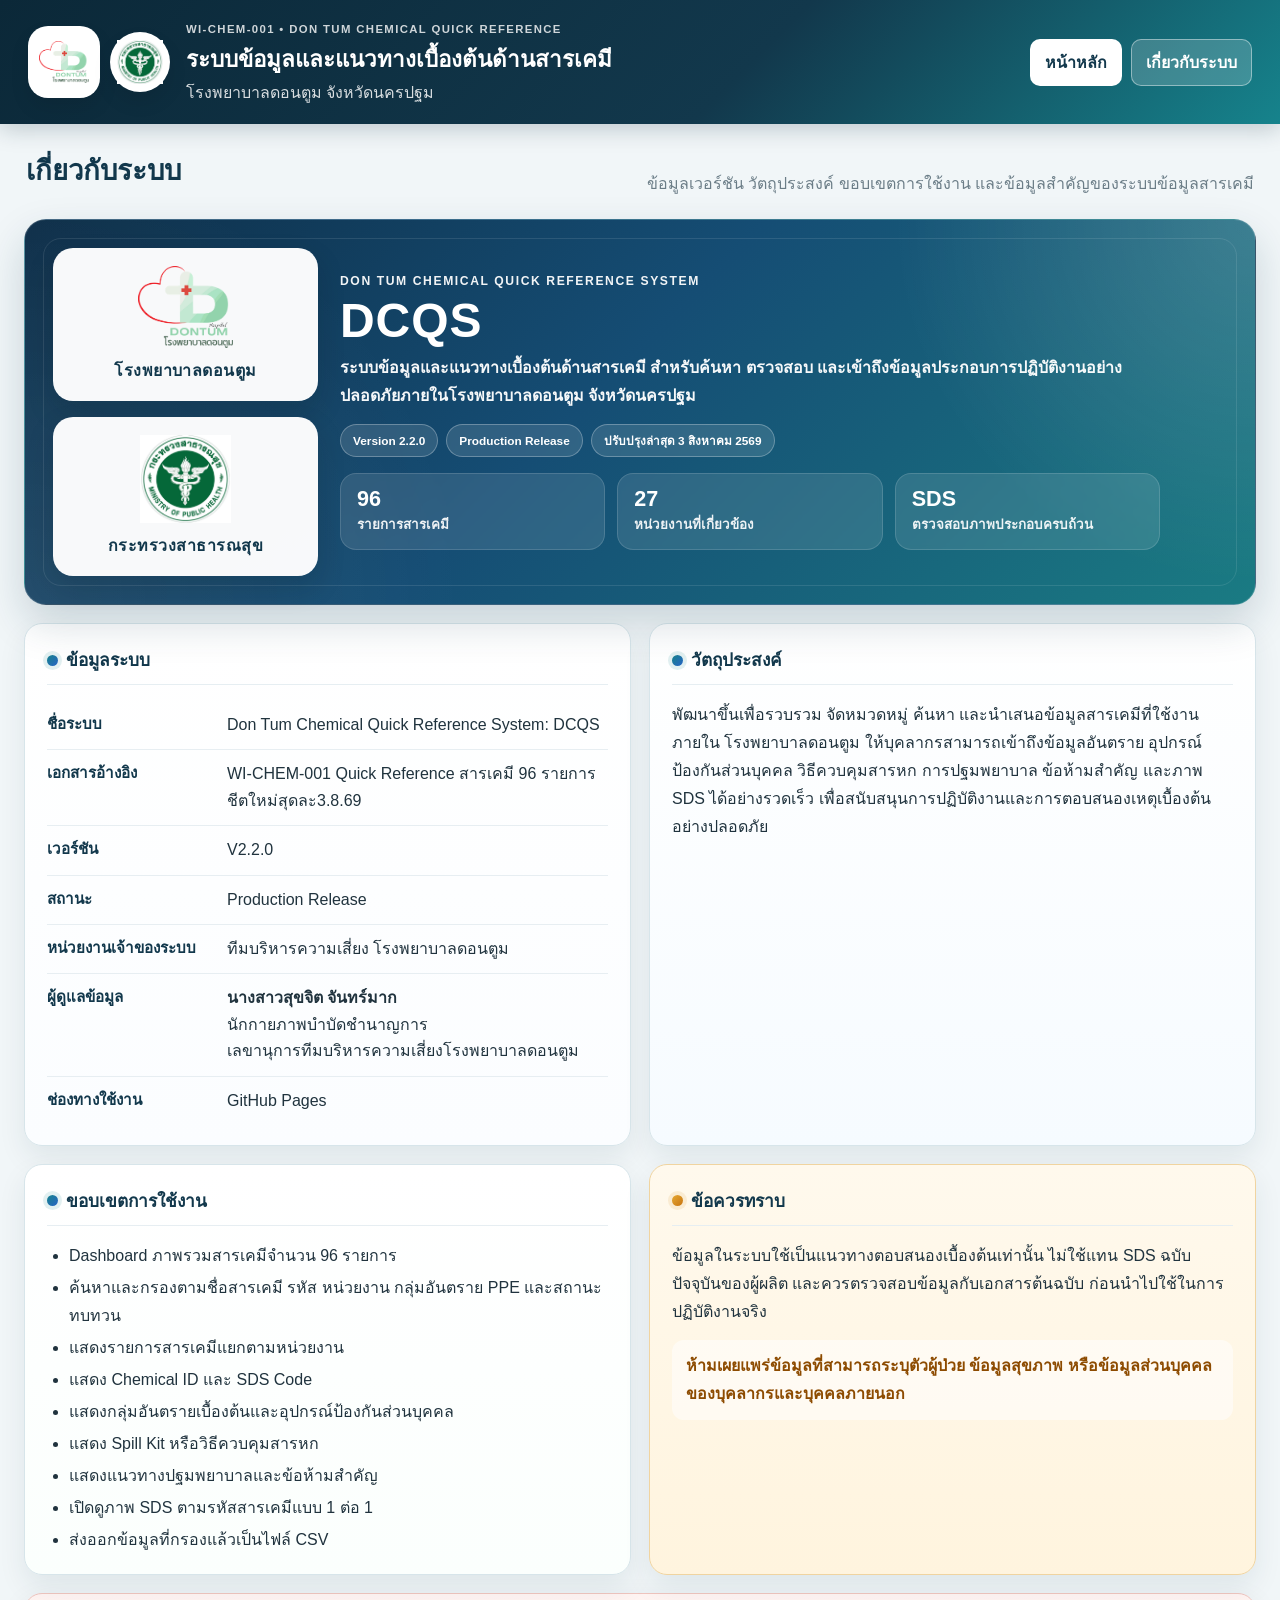
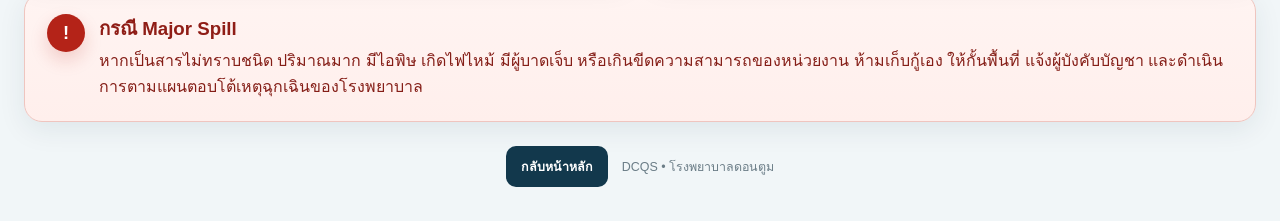
<file: about.html>
<!doctype html>
<html lang="th">
<head>
  <meta charset="utf-8">
  <meta name="viewport" content="width=device-width, initial-scale=1">
  <meta name="theme-color" content="#12384c">
  <meta name="description" content="ข้อมูลเกี่ยวกับระบบข้อมูลและแนวทางเบื้องต้นด้านสารเคมี โรงพยาบาลดอนตูม">
  <title>เกี่ยวกับระบบ | ระบบข้อมูลสารเคมี โรงพยาบาลดอนตูม</title>
  <link rel="stylesheet" href="assets/style.css?v=25">
</head>
<body class="about-page">
  <div class="desktop-only-notice" role="alert">
    <div class="desktop-only-card">
      <div class="desktop-only-icon">🖥️</div>
      <h1>ระบบนี้รองรับการใช้งานผ่านคอมพิวเตอร์เท่านั้น</h1>
      <p>กรุณาเปิดเว็บไซต์ด้วยคอมพิวเตอร์หรือโน้ตบุ๊กที่มีความกว้างหน้าจออย่างน้อย 1024 พิกเซล</p>
    </div>
  </div>
  <header class="topbar">
    <div class="brand">
      <div class="brand-logo-stack" aria-hidden="true">
        <div class="brand-logo-card primary"><img src="assets/logos/dontum-logo.png" alt=""></div>
        <div class="brand-logo-card secondary"><img src="assets/logos/moph-logo.png" alt=""></div>
      </div>
      <div>
        <span class="eyebrow">WI-CHEM-001 • DON TUM CHEMICAL QUICK REFERENCE</span>
        <h1>ระบบข้อมูลและแนวทางเบื้องต้นด้านสารเคมี</h1>
        <p>โรงพยาบาลดอนตูม จังหวัดนครปฐม</p>
      </div>
    </div>
    <div class="header-actions">
      <a class="btn light nav-button" href="index.html">หน้าหลัก</a>
      <a class="btn light nav-button active" href="about.html" aria-current="page">เกี่ยวกับระบบ</a>
    </div>
  </header>

  <main class="about-container">
    <section class="about-page-title">
      <h2>เกี่ยวกับระบบ</h2>
      <p>ข้อมูลเวอร์ชัน วัตถุประสงค์ ขอบเขตการใช้งาน และข้อมูลสำคัญของระบบข้อมูลสารเคมี</p>
    </section>

    <section class="about-hero">
      <div class="about-hero-logos" aria-label="โลโก้หน่วยงาน">
        <div class="hero-logo-card hospital">
          <img src="assets/logos/dontum-logo.png" alt="โลโก้โรงพยาบาลดอนตูม">
          <span>โรงพยาบาลดอนตูม</span>
        </div>
        <div class="hero-logo-card ministry">
          <img src="assets/logos/moph-logo.png" alt="โลโก้กระทรวงสาธารณสุข">
          <span>กระทรวงสาธารณสุข</span>
        </div>
      </div>
      <div class="about-hero-content">
        <span class="about-eyebrow">DON TUM CHEMICAL QUICK REFERENCE SYSTEM</span>
        <h1>DCQS</h1>
        <p>ระบบข้อมูลและแนวทางเบื้องต้นด้านสารเคมี สำหรับค้นหา ตรวจสอบ และเข้าถึงข้อมูลประกอบการปฏิบัติงานอย่างปลอดภัยภายในโรงพยาบาลดอนตูม จังหวัดนครปฐม</p>
        <div class="version-badges">
          <span>Version 2.2.0</span>
          <span>Production Release</span>
          <span>ปรับปรุงล่าสุด 3 สิงหาคม 2569</span>
        </div>
        <div class="hero-highlights">
          <div class="hero-highlight-item"><strong>96</strong><span>รายการสารเคมี</span></div>
          <div class="hero-highlight-item"><strong>27</strong><span>หน่วยงานที่เกี่ยวข้อง</span></div>
          <div class="hero-highlight-item"><strong>SDS</strong><span>ตรวจสอบภาพประกอบครบถ้วน</span></div>
        </div>
      </div>
    </section>

    <section class="about-grid">
      <article class="about-card">
        <h3>ข้อมูลระบบ</h3>
        <dl class="system-info-list">
          <div>
            <dt>ชื่อระบบ</dt>
            <dd>Don Tum Chemical Quick Reference System: DCQS</dd>
          </div>
          <div>
            <dt>เอกสารอ้างอิง</dt>
            <dd>WI-CHEM-001 Quick Reference สารเคมี 96 รายการ ชีตใหม่สุดละ3.8.69</dd>
          </div>
          <div>
            <dt>เวอร์ชัน</dt>
            <dd>V2.2.0</dd>
          </div>
          <div>
            <dt>สถานะ</dt>
            <dd>Production Release</dd>
          </div>
          <div>
            <dt>หน่วยงานเจ้าของระบบ</dt>
            <dd>ทีมบริหารความเสี่ยง โรงพยาบาลดอนตูม</dd>
          </div>
          <div>
            <dt>ผู้ดูแลข้อมูล</dt>
            <dd>
              <strong>นางสาวสุขจิต จันทร์มาก</strong><br>
              นักกายภาพบำบัดชำนาญการ<br>
              เลขานุการทีมบริหารความเสี่ยงโรงพยาบาลดอนตูม
            </dd>
          </div>
          <div>
            <dt>ช่องทางใช้งาน</dt>
            <dd>GitHub Pages</dd>
          </div>
        </dl>
      </article>

      <article class="about-card">
        <h3>วัตถุประสงค์</h3>
        <p class="about-paragraph">
          พัฒนาขึ้นเพื่อรวบรวม จัดหมวดหมู่ ค้นหา และนำเสนอข้อมูลสารเคมีที่ใช้งานภายใน
          โรงพยาบาลดอนตูม ให้บุคลากรสามารถเข้าถึงข้อมูลอันตราย อุปกรณ์ป้องกันส่วนบุคคล
          วิธีควบคุมสารหก การปฐมพยาบาล ข้อห้ามสำคัญ และภาพ SDS ได้อย่างรวดเร็ว
          เพื่อสนับสนุนการปฏิบัติงานและการตอบสนองเหตุเบื้องต้นอย่างปลอดภัย
        </p>
      </article>

      <article class="about-card">
        <h3>ขอบเขตการใช้งาน</h3>
        <ul class="about-list">
          <li>Dashboard ภาพรวมสารเคมีจำนวน 96 รายการ</li>
          <li>ค้นหาและกรองตามชื่อสารเคมี รหัส หน่วยงาน กลุ่มอันตราย PPE และสถานะทบทวน</li>
          <li>แสดงรายการสารเคมีแยกตามหน่วยงาน</li>
          <li>แสดง Chemical ID และ SDS Code</li>
          <li>แสดงกลุ่มอันตรายเบื้องต้นและอุปกรณ์ป้องกันส่วนบุคคล</li>
          <li>แสดง Spill Kit หรือวิธีควบคุมสารหก</li>
          <li>แสดงแนวทางปฐมพยาบาลและข้อห้ามสำคัญ</li>
          <li>เปิดดูภาพ SDS ตามรหัสสารเคมีแบบ 1 ต่อ 1</li>
          <li>ส่งออกข้อมูลที่กรองแล้วเป็นไฟล์ CSV</li>
        </ul>
      </article>

      <article class="about-card about-warning-card">
        <h3>ข้อควรทราบ</h3>
        <p>
          ข้อมูลในระบบใช้เป็นแนวทางตอบสนองเบื้องต้นเท่านั้น
          ไม่ใช้แทน SDS ฉบับปัจจุบันของผู้ผลิต และควรตรวจสอบข้อมูลกับเอกสารต้นฉบับ
          ก่อนนำไปใช้ในการปฏิบัติงานจริง
        </p>
        <p class="about-strong-warning">
          ห้ามเผยแพร่ข้อมูลที่สามารถระบุตัวผู้ป่วย ข้อมูลสุขภาพ
          หรือข้อมูลส่วนบุคคลของบุคลากรและบุคคลภายนอก
        </p>
      </article>
    </section>

    <section class="about-emergency">
      <div class="about-emergency-icon">!</div>
      <div>
        <h3>กรณี Major Spill</h3>
        <p>
          หากเป็นสารไม่ทราบชนิด ปริมาณมาก มีไอพิษ เกิดไฟไหม้ มีผู้บาดเจ็บ
          หรือเกินขีดความสามารถของหน่วยงาน ห้ามเก็บกู้เอง
          ให้กั้นพื้นที่ แจ้งผู้บังคับบัญชา และดำเนินการตามแผนตอบโต้เหตุฉุกเฉินของโรงพยาบาล
        </p>
      </div>
    </section>

    <footer class="about-footer">
      <a class="btn primary" href="index.html">กลับหน้าหลัก</a>
      <span>DCQS • โรงพยาบาลดอนตูม</span>
    </footer>
  </main>
</body>
</html>
</file>
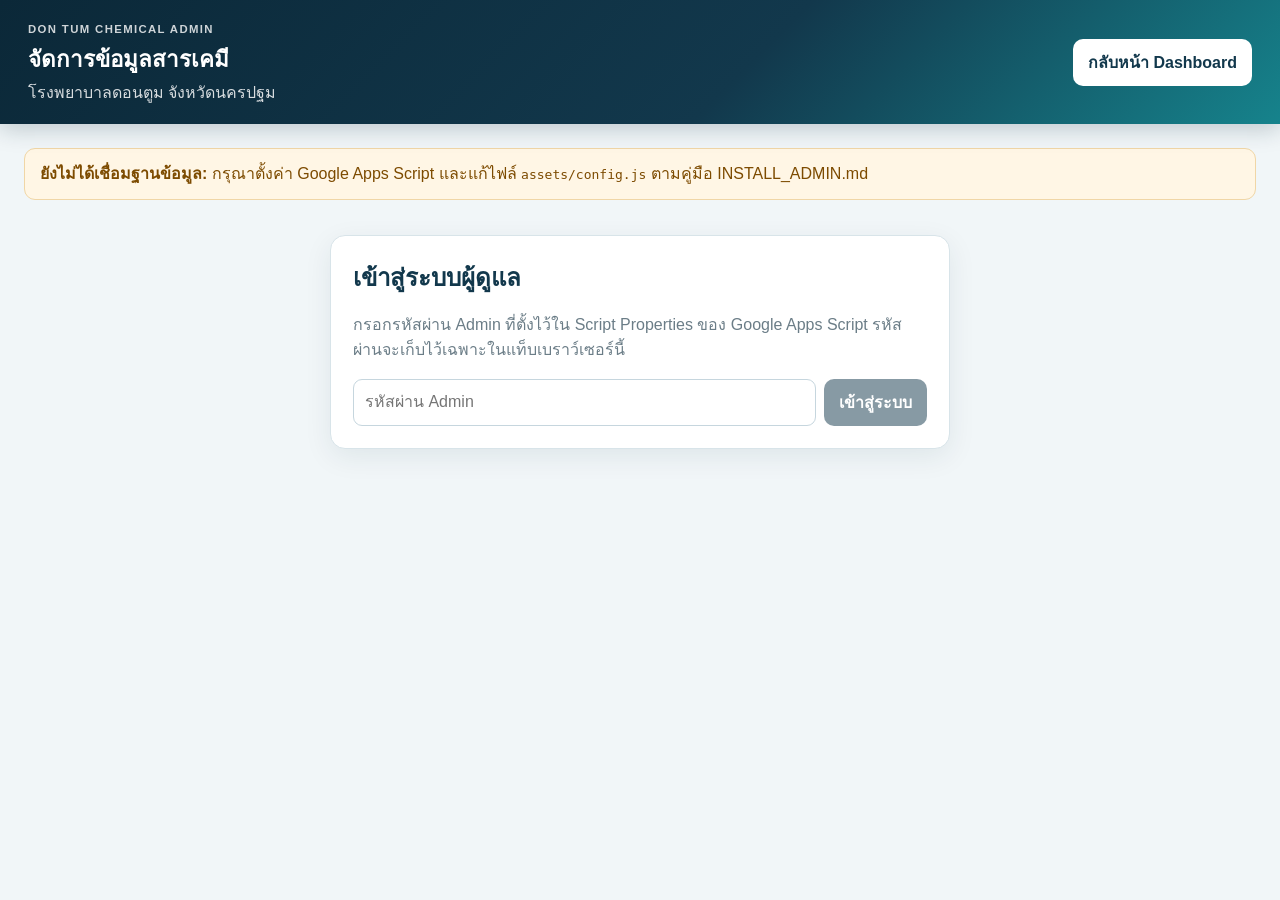
<file: admin.html>
<!doctype html>
<html lang="th">
<head>
  <meta charset="utf-8">
  <meta name="viewport" content="width=device-width, initial-scale=1">
  <meta name="theme-color" content="#12384c">
  <title>Admin สารเคมี | โรงพยาบาลดอนตูม</title>
  <link rel="stylesheet" href="assets/style.css?v=4">
  <script src="assets/config.js?v=4"></script>
  <script src="data/chemicals.js?v=4"></script>
  <script src="assets/admin.js?v=4" defer></script>
</head>
<body>
  <header class="topbar">
    <div class="brand"><div class="brand-mark">AD</div><div><span class="eyebrow">DON TUM CHEMICAL ADMIN</span><h1>จัดการข้อมูลสารเคมี</h1><p>โรงพยาบาลดอนตูม จังหวัดนครปฐม</p></div></div>
    <div class="header-actions"><a class="btn light" href="index.html">กลับหน้า Dashboard</a><button id="logoutBtn" class="btn light" type="button" hidden>ออกจากระบบ</button></div>
  </header>

  <main class="admin-shell">
    <section id="setupWarning" class="status-banner warning" hidden></section>

    <section id="loginCard" class="login-card">
      <h2>เข้าสู่ระบบผู้ดูแล</h2>
      <p>กรอกรหัสผ่าน Admin ที่ตั้งไว้ใน Script Properties ของ Google Apps Script รหัสผ่านจะเก็บไว้เฉพาะในแท็บเบราว์เซอร์นี้</p>
      <div class="login-row"><input id="passwordInput" type="password" placeholder="รหัสผ่าน Admin" autocomplete="current-password"><button id="loginBtn" class="btn primary" type="button">เข้าสู่ระบบ</button></div>
    </section>

    <section id="adminArea" hidden>
      <div class="admin-toolbar">
        <div><h2>ทะเบียนสารเคมี</h2><p id="adminSummary">กำลังโหลดข้อมูล…</p></div>
        <div class="admin-controls"><button id="seedBtn" class="btn outline" type="button">นำเข้าข้อมูลตั้งต้น 96 รายการ</button><button id="replaceBtn" class="btn danger" type="button">แทนที่ข้อมูลทั้งหมดด้วยไฟล์ใหม่ 96 รายการ</button><button id="addBtn" class="btn primary" type="button">+ เพิ่มข้อมูลสารเคมี</button></div>
      </div>
      <div id="adminStatus" class="status-banner" hidden></div>
      <div class="admin-filterbar"><input id="adminSearch" type="search" placeholder="ค้นหาชื่อสารเคมี รหัส หรือหน่วยงาน"><select id="adminDepartment"><option value="">ทุกหน่วยงาน</option></select></div>
      <section class="panel table-panel">
        <div class="table-wrap"><table><thead><tr><th>ลำดับ</th><th>หน่วยงาน</th><th>ลำดับ/รหัส</th><th>ชื่อสารเคมี / ชื่อการค้า</th><th>ปริมาณ</th><th>สถานที่เก็บ</th><th>การใช้ประโยชน์</th><th>จัดการ</th></tr></thead><tbody id="adminTableBody"></tbody></table></div>
      </section>
    </section>
  </main>

  <div id="recordModal" class="modal" aria-hidden="true">
    <div class="modal-card">
      <div class="modal-head"><h3 id="modalTitle">เพิ่มข้อมูลสารเคมี</h3><button id="closeModal" class="close-button" type="button">×</button></div>
      <form id="recordForm" class="form-body">
        <input id="recordId" type="hidden">
        <div class="form-grid">
          <label class="field"><span>หน่วยงาน *</span><input id="department" list="departmentList" required></label>
          <label class="field"><span>ลำดับ/รหัสรายการ</span><input id="code"></label>
          <label class="field"><span>ชื่อสารเคมี *</span><input id="chemicalName" required></label>
          <label class="field"><span>ชื่อการค้า</span><input id="tradeName"></label>
          <label class="field"><span>ปริมาณที่มีเก็บไว้</span><input id="quantity"></label>
          <label class="field"><span>สถานที่เก็บ</span><input id="storage"></label>
          <label class="field span-2"><span>การใช้ประโยชน์</span><textarea id="use"></textarea></label>
          <div class="check-section span-2"><strong>ความเป็นอันตราย</strong><div id="hazardChecks" class="check-grid"></div></div>
          <div class="check-section span-2"><strong>อุปกรณ์ป้องกันอันตรายส่วนบุคคล</strong><div id="ppeChecks" class="check-grid"></div></div>
        </div>
        <div class="form-actions"><button id="cancelModal" class="btn outline" type="button">ยกเลิก</button><button id="saveBtn" class="btn primary" type="submit">บันทึกข้อมูล</button></div>
      </form>
    </div>
  </div>

  <datalist id="departmentList"></datalist>
  <div id="toast" class="toast"></div>
</body>
</html>
</file>
<file: assets/style.css>
:root{
  --navy:#12384c;--navy2:#0b2838;--teal:#16838c;--blue:#2764c5;
  --bg:#f1f6f8;--white:#fff;--text:#20333e;--muted:#6b7d87;
  --border:#d8e4e9;--danger:#b42318;--warning:#a96200;--safe:#257746;
  --shadow:0 8px 28px rgba(17,52,70,.08);
}
*{box-sizing:border-box}html{scroll-behavior:smooth}
body{margin:0;background:var(--bg);color:var(--text);font-family:Tahoma,"Noto Sans Thai",Arial,sans-serif}
button,input,select,textarea{font:inherit}button{cursor:pointer}
.topbar{display:flex;align-items:center;justify-content:space-between;gap:18px;padding:19px 28px;background:linear-gradient(135deg,var(--navy2),var(--navy) 58%,var(--teal));color:#fff;box-shadow:0 5px 22px rgba(11,40,56,.22)}
.brand{display:flex;align-items:center;gap:15px}.brand-mark{display:grid;place-items:center;width:60px;height:60px;border:1px solid rgba(255,255,255,.28);border-radius:18px;background:rgba(255,255,255,.13);font-weight:900;letter-spacing:.08em}
.eyebrow{font-size:.71rem;font-weight:800;letter-spacing:.11em;opacity:.8}.brand h1{margin:4px 0 3px;font-size:1.4rem}.brand p{margin:0;opacity:.84}
.header-actions{display:flex;gap:9px;flex-wrap:wrap}
.btn{display:inline-flex;align-items:center;justify-content:center;gap:7px;border:1px solid transparent;border-radius:10px;padding:10px 14px;font-weight:800;text-decoration:none}
.btn.light{background:#fff;color:var(--navy)}.btn.outline{background:#fff;color:var(--navy);border-color:#b9ccd5}.btn.primary{background:var(--navy);color:#fff}.btn.danger{background:var(--danger);color:#fff}.btn.small{padding:7px 10px;font-size:.76rem}.btn:disabled{opacity:.5;cursor:not-allowed}
.layout{display:grid;grid-template-columns:270px minmax(0,1fr);min-height:calc(100vh - 100px)}
.sidebar{background:#fff;border-right:1px solid var(--border);padding:21px 18px;position:sticky;top:0;height:100vh;overflow:auto}.sidebar-head{display:flex;align-items:center;justify-content:space-between;margin-bottom:18px}
.text-button{border:0;background:transparent;color:var(--blue);font-size:.79rem;font-weight:800}
.field{display:block;margin-bottom:14px}.field>span,.field>label{display:block;margin-bottom:6px;color:var(--muted);font-size:.81rem;font-weight:700}.field input,.field select,.field textarea{width:100%;padding:10px 11px;border:1px solid #c6d6de;border-radius:9px;background:#fff;color:var(--text);outline:none}.field textarea{min-height:82px;resize:vertical}.field input:focus,.field select:focus,.field textarea:focus{border-color:var(--teal);box-shadow:0 0 0 3px rgba(22,131,140,.12)}
.note{display:flex;flex-direction:column;gap:5px;margin-top:16px;padding:12px;border-radius:11px;background:#edf6f7;font-size:.78rem;line-height:1.55}.note b{color:var(--navy)}.note span{color:var(--muted)}.note.warning{background:#fff4df}.note.danger{background:#feebe9}
.content{min-width:0;width:100%;max-width:1750px;margin:0 auto;padding:24px}.page-title{display:flex;align-items:center;justify-content:space-between;gap:16px;margin-bottom:17px}.page-title h2{margin:0 0 5px;color:var(--navy);font-size:1.5rem}.page-title p{margin:0;color:var(--muted)}
.status-banner{margin-bottom:16px;padding:13px 15px;border-radius:11px;border:1px solid #c9dce3;background:#edf7f8;color:var(--navy);line-height:1.5}.status-banner.warning{border-color:#f0d6a6;background:#fff6e5;color:#7d4b00}.status-banner.danger{border-color:#f1c2bd;background:#fff0ee;color:#8f1e16}
.kpi-grid{display:grid;grid-template-columns:repeat(5,minmax(150px,1fr));gap:14px;margin-bottom:16px}.kpi-card{display:flex;align-items:center;gap:13px;padding:17px;background:#fff;border:1px solid var(--border);border-radius:14px;box-shadow:var(--shadow)}.icon{display:grid;place-items:center;width:42px;height:42px;border-radius:12px;background:#eaf4f6;color:var(--teal);font-weight:900}.kpi-card b{display:block;color:var(--navy);font-size:1.72rem;line-height:1.1}.kpi-card small{display:block;margin-top:5px;color:var(--muted)}.kpi-card.hazard .icon{background:#feebe9;color:var(--danger)}.kpi-card.ppe .icon{background:#e9f5ed;color:var(--safe)}
.chart-grid{display:grid;grid-template-columns:repeat(2,minmax(0,1fr));gap:16px;margin-bottom:16px}.panel{min-width:0;background:#fff;border:1px solid var(--border);border-radius:14px;box-shadow:var(--shadow)}.panel-head{display:flex;align-items:flex-start;justify-content:space-between;gap:12px;padding:17px 18px 0}.panel-head h3{margin:0 0 4px;color:var(--navy);font-size:1rem}.panel-head p{margin:0;color:var(--muted);font-size:.81rem}.chart-box{height:325px;padding:12px 16px 18px}
.table-panel{margin-bottom:16px}.table-head{padding-bottom:14px}.legend{display:flex;gap:11px;flex-wrap:wrap;color:var(--muted);font-size:.74rem}.legend span{display:flex;align-items:center;gap:5px}.dot{width:8px;height:8px;border-radius:50%}.dot.danger{background:var(--danger)}.dot.safe{background:var(--safe)}
.table-wrap{overflow:auto;border-top:1px solid var(--border);border-bottom:1px solid var(--border)}table{width:100%;border-collapse:collapse;background:#fff;font-size:.8rem}th,td{padding:10px;border-bottom:1px solid #e7eef2;text-align:left;vertical-align:top}th{position:sticky;top:0;z-index:2;background:#eaf2f5;color:var(--navy);white-space:nowrap;font-size:.75rem}tbody tr:hover td{background:#f8fbfc}.name-cell{min-width:220px}.name-cell b{display:block;color:var(--navy)}.name-cell span{display:block;margin-top:4px;color:var(--muted)}.detail-cell{min-width:165px;line-height:1.5}.badge-list{display:flex;flex-wrap:wrap;gap:4px;min-width:170px}.badge{display:inline-flex;padding:4px 7px;border-radius:999px;font-size:.68rem;font-weight:800;white-space:nowrap}.badge.hazard{background:#feebe9;color:#971f17}.badge.ppe{background:#e9f5ed;color:#1f6a3c}.badge.none{background:#edf2f4;color:#687984}.action-buttons{display:flex;gap:5px;white-space:nowrap}
.pagination{display:flex;justify-content:center;align-items:center;gap:6px;padding:14px;flex-wrap:wrap}.page-btn{min-width:36px;height:36px;border:1px solid #c6d6de;border-radius:8px;background:#fff;color:var(--navy);font-weight:800}.page-btn.active{background:var(--navy);color:#fff;border-color:var(--navy)}.page-btn:disabled{opacity:.4}.empty{text-align:center;padding:34px;color:var(--muted)}
footer{display:flex;justify-content:center;gap:8px;flex-wrap:wrap;padding:7px 0 20px;color:var(--muted);font-size:.74rem}
.toast{position:fixed;right:20px;bottom:20px;z-index:1200;max-width:430px;padding:12px 15px;border-radius:10px;background:var(--navy);color:#fff;box-shadow:0 12px 35px rgba(0,0,0,.2);opacity:0;transform:translateY(12px);pointer-events:none;transition:.22s}.toast.show{opacity:1;transform:translateY(0)}
.admin-shell{max-width:1550px;margin:0 auto;padding:24px}.admin-toolbar{display:flex;align-items:center;justify-content:space-between;gap:14px;margin-bottom:16px}.admin-toolbar h2{margin:0 0 5px;color:var(--navy)}.admin-toolbar p{margin:0;color:var(--muted)}.admin-controls{display:flex;gap:8px;flex-wrap:wrap}.login-card{max-width:620px;margin:35px auto;padding:22px;background:#fff;border:1px solid var(--border);border-radius:15px;box-shadow:var(--shadow)}.login-card h2{margin:0 0 7px;color:var(--navy)}.login-card p{color:var(--muted);line-height:1.55}.login-row{display:flex;gap:8px}.login-row input{flex:1;padding:11px;border:1px solid #c6d6de;border-radius:9px}
.admin-filterbar{display:flex;gap:10px;flex-wrap:wrap;padding:14px 16px;margin-bottom:16px;background:#fff;border:1px solid var(--border);border-radius:13px;box-shadow:var(--shadow)}.admin-filterbar input,.admin-filterbar select{min-width:220px;padding:10px 11px;border:1px solid #c6d6de;border-radius:9px;background:#fff}
.modal{position:fixed;inset:0;z-index:1100;display:none;align-items:center;justify-content:center;padding:18px;background:rgba(8,28,39,.58)}.modal.open{display:flex}.modal-card{width:min(900px,100%);max-height:92vh;overflow:auto;background:#fff;border-radius:16px;box-shadow:0 24px 70px rgba(0,0,0,.25)}.modal-head{position:sticky;top:0;z-index:2;display:flex;align-items:center;justify-content:space-between;padding:17px 20px;background:#fff;border-bottom:1px solid var(--border)}.modal-head h3{margin:0;color:var(--navy)}.close-button{width:36px;height:36px;border:0;border-radius:9px;background:#edf2f4;font-size:1.2rem}.form-body{padding:19px}.form-grid{display:grid;grid-template-columns:repeat(2,minmax(0,1fr));gap:14px}.span-2{grid-column:1/-1}.check-section{padding:13px;border:1px solid var(--border);border-radius:11px}.check-section>strong{display:block;margin-bottom:9px;color:var(--navy)}.check-grid{display:grid;grid-template-columns:repeat(3,minmax(0,1fr));gap:8px}.check-item{display:flex;align-items:flex-start;gap:7px;font-size:.8rem}.check-item input{margin-top:2px}.form-actions{display:flex;justify-content:flex-end;gap:8px;padding-top:17px}
@media(max-width:1200px){.kpi-grid{grid-template-columns:repeat(3,1fr)}}
@media(max-width:920px){.topbar{align-items:flex-start;flex-direction:column}.layout{grid-template-columns:1fr}.sidebar{position:static;height:auto;border-right:0;border-bottom:1px solid var(--border)}.chart-grid{grid-template-columns:1fr}}
@media(max-width:650px){.topbar{padding:17px}.brand{align-items:flex-start}.brand-mark{width:48px;height:48px;border-radius:14px}.brand h1{font-size:1.08rem}.eyebrow{font-size:.61rem}.content,.admin-shell{padding:14px}.page-title,.admin-toolbar{align-items:flex-start;flex-direction:column}.page-title .btn,.admin-controls,.admin-controls .btn{width:100%}.kpi-grid{grid-template-columns:1fr 1fr}.kpi-card:last-child{grid-column:1/-1}.form-grid{grid-template-columns:1fr}.span-2{grid-column:auto}.check-grid{grid-template-columns:1fr 1fr}.login-row{flex-direction:column}}

.department-panel{margin-bottom:16px;padding-bottom:17px}
.department-buttons{display:flex;flex-wrap:wrap;gap:9px;padding:15px 18px 0}
.department-button{display:inline-flex;align-items:center;gap:7px;border:1px solid #c8d8df;border-radius:999px;background:#fff;color:var(--navy);padding:8px 12px;font-weight:800;font-size:.78rem}
.department-button:hover,.department-button.active{background:var(--navy);border-color:var(--navy);color:#fff}
.department-button .count{display:grid;place-items:center;min-width:23px;height:23px;padding:0 6px;border-radius:999px;background:#eaf3f6;color:var(--navy);font-size:.7rem}
.department-button.active .count,.department-button:hover .count{background:rgba(255,255,255,.2);color:#fff}
.gallery-panel{margin-bottom:16px;padding-bottom:18px}
.gallery-heading{align-items:center}
.chemical-card-grid{display:grid;grid-template-columns:repeat(4,minmax(0,1fr));gap:14px;padding:15px 18px 0}
.chemical-card{display:flex;flex-direction:column;min-width:0;overflow:hidden;border:1px solid var(--border);border-radius:13px;background:#fff;box-shadow:0 5px 18px rgba(17,52,70,.07)}
.chemical-card-image{position:relative;display:block;width:100%;height:235px;padding:0;border:0;background:#eaf1f4;overflow:hidden}
.chemical-card-image img{width:100%;height:100%;display:block;object-fit:cover;object-position:top}
.chemical-card-image:hover img{transform:scale(1.025)}
.chemical-card-image img{transition:transform .2s ease}
.image-placeholder{height:100%;display:flex;flex-direction:column;align-items:center;justify-content:center;gap:9px;padding:18px;color:var(--muted);text-align:center;background:linear-gradient(145deg,#eef5f7,#f9fbfc)}
.image-placeholder strong{font-size:2rem;color:#8ca5b1}
.image-status{position:absolute;left:9px;bottom:9px;padding:5px 8px;border-radius:999px;background:rgba(15,45,61,.88);color:#fff;font-size:.66rem;font-weight:800}
.chemical-card-body{display:flex;flex-direction:column;gap:8px;flex:1;padding:13px}
.chemical-card-body h4{margin:0;color:var(--navy);font-size:.94rem;line-height:1.45}
.chemical-card-title{border:0;background:transparent;padding:0;color:inherit;text-align:left;font-weight:900;cursor:pointer}
.chemical-card-title:hover{color:var(--blue)}
.card-department{display:inline-flex;align-self:flex-start;padding:4px 7px;border-radius:999px;background:#eaf4f6;color:var(--teal);font-size:.68rem;font-weight:800}
.card-trade{margin-top:-4px;color:var(--muted);font-size:.75rem}
.card-data{display:grid;grid-template-columns:78px minmax(0,1fr);gap:5px 8px;font-size:.72rem;line-height:1.45}
.card-data dt{color:var(--muted);font-weight:800}.card-data dd{margin:0;color:var(--text)}
.card-actions{display:flex;gap:7px;margin-top:auto;padding-top:4px}
.department-link,.chemical-link{border:0;background:transparent;padding:0;text-align:left;color:var(--blue);font-weight:800;cursor:pointer}
.department-link:hover,.chemical-link:hover{text-decoration:underline}
.sds-library-grid{display:grid;grid-template-columns:repeat(5,minmax(0,1fr));gap:12px;padding:15px 18px 0}
.sds-library-card{overflow:hidden;border:1px solid var(--border);border-radius:12px;background:#fff;cursor:pointer;text-align:left;padding:0}
.sds-library-card img{width:100%;height:225px;display:block;object-fit:cover;object-position:top;background:#edf2f4}
.sds-library-card div{padding:10px}.sds-library-card strong{display:block;color:var(--navy);font-size:.78rem;line-height:1.4}.sds-library-card span{display:block;margin-top:5px;color:var(--muted);font-size:.67rem}
.chemical-detail-card{width:min(1180px,100%);max-height:94vh}
.chemical-detail-body{display:grid;grid-template-columns:minmax(340px,1.15fr) minmax(300px,.85fr);gap:18px;padding:18px}
.detail-image-wrap{min-height:300px;display:flex;align-items:flex-start;justify-content:center;border:1px solid var(--border);border-radius:12px;background:#edf3f5;overflow:auto}
.detail-image-wrap img{display:block;width:100%;height:auto;max-height:78vh;object-fit:contain}
.detail-information{display:flex;flex-direction:column;gap:12px}
.detail-section{padding:13px;border:1px solid var(--border);border-radius:11px;background:#fff}
.detail-section h4{margin:0 0 9px;color:var(--navy)}
.detail-grid{display:grid;grid-template-columns:115px minmax(0,1fr);gap:7px 10px;font-size:.8rem;line-height:1.5}
.detail-grid dt{color:var(--muted);font-weight:800}.detail-grid dd{margin:0}
.detail-note{padding:10px 12px;border-radius:9px;background:#fff5e5;color:#805000;font-size:.75rem;line-height:1.55}
.gallery-empty{grid-column:1/-1;padding:32px;text-align:center;color:var(--muted);border:1px dashed #c8d8df;border-radius:12px}
@media(max-width:1300px){.chemical-card-grid{grid-template-columns:repeat(3,1fr)}.sds-library-grid{grid-template-columns:repeat(4,1fr)}}
@media(max-width:930px){.chemical-card-grid{grid-template-columns:repeat(2,1fr)}.sds-library-grid{grid-template-columns:repeat(3,1fr)}.chemical-detail-body{grid-template-columns:1fr}}
@media(max-width:620px){.chemical-card-grid,.sds-library-grid{grid-template-columns:1fr}.chemical-card-image,.sds-library-card img{height:290px}.detail-grid{grid-template-columns:95px minmax(0,1fr)}}

/* เวอร์ชันปุ่มดูภาพ: ไม่แสดง Thumbnail บนหน้ารายการ */
.chemical-card-no-thumbnail{overflow:visible}
.card-top-line{display:flex;align-items:center;justify-content:space-between;gap:8px}
.image-availability{display:inline-flex;padding:4px 7px;border-radius:999px;font-size:.67rem;font-weight:800;white-space:nowrap}
.image-availability.available{background:#e9f5ed;color:var(--safe)}
.image-availability.unavailable{background:#edf2f4;color:var(--muted)}
.chemical-card-no-thumbnail .chemical-card-body{padding:15px}
.chemical-card-no-thumbnail .card-actions{border-top:1px solid var(--border);padding-top:11px;margin-top:5px}
.sds-library-card-no-thumbnail{cursor:default}
.sds-library-card-no-thumbnail div{display:flex;flex-direction:column;align-items:flex-start;gap:7px;padding:13px}
.sds-library-card-no-thumbnail .btn{margin-top:3px}
.chemical-detail-body.detail-only{grid-template-columns:minmax(0,1fr)}
.chemical-detail-body.detail-only .detail-information{max-width:850px;width:100%;margin:0 auto}

/* แก้ไขชื่อสารเคมีและความตรงกันของตาราง */
.chemical-name-text{
  display:block;
  color:var(--navy);
  font-weight:900;
  line-height:1.45;
}
.chemical-card-title-static{
  margin:0;
  color:var(--navy);
  font-size:.94rem;
  line-height:1.45;
  font-weight:900;
}
.detail-image-wrap[hidden]{
  display:none !important;
}
.table-panel table{
  min-width:1450px;
}
.table-panel th:nth-child(1),
.table-panel td:nth-child(1){width:55px;min-width:55px}
.table-panel th:nth-child(2),
.table-panel td:nth-child(2){width:115px;min-width:115px}
.table-panel th:nth-child(3),
.table-panel td:nth-child(3){width:85px;min-width:85px}
.table-panel th:nth-child(4),
.table-panel td:nth-child(4){width:310px;min-width:310px}
.table-panel th:nth-child(5),
.table-panel td:nth-child(5){width:85px;min-width:85px;text-align:center}
.table-panel th:nth-child(6),
.table-panel td:nth-child(6){width:105px;min-width:105px}
.table-panel th:nth-child(7),
.table-panel td:nth-child(7){width:165px;min-width:165px}
.table-panel th:nth-child(8),
.table-panel td:nth-child(8){width:210px;min-width:210px}
.table-panel th:nth-child(9),
.table-panel td:nth-child(9){width:240px;min-width:240px}
.table-panel th:nth-child(10),
.table-panel td:nth-child(10){width:190px;min-width:190px}

/* WI-CHEM-001 Quick Reference */
.kpi-card.warning-card .icon{background:#fff2d8;color:#9a5b00}
.card-highlight{padding:9px 10px;border-radius:9px;font-size:.74rem;line-height:1.5}
.danger-highlight{background:#fff0ee;color:#902017}
.detail-paragraph{margin:0;white-space:pre-line;line-height:1.65;font-size:.83rem}
.detail-section.safe-section{background:#f0f8f3}
.detail-section.first-aid-section{background:#eef6fb}
.detail-section.danger-section{background:#fff0ee}
.detail-section.review-section{background:#fff6e5}
.table-panel table{min-width:2600px}
.table-panel th,.table-panel td{vertical-align:top}
.table-panel th:nth-child(1),.table-panel td:nth-child(1){width:55px;min-width:55px}
.table-panel th:nth-child(2),.table-panel td:nth-child(2){width:155px;min-width:155px}
.table-panel th:nth-child(3),.table-panel td:nth-child(3){width:110px;min-width:110px}
.table-panel th:nth-child(4),.table-panel td:nth-child(4){width:260px;min-width:260px}
.table-panel th:nth-child(5),.table-panel td:nth-child(5){width:90px;min-width:90px;text-align:center}
.table-panel th:nth-child(6),.table-panel td:nth-child(6){width:220px;min-width:220px}
.table-panel th:nth-child(7),.table-panel td:nth-child(7){width:260px;min-width:260px}
.table-panel th:nth-child(8),.table-panel td:nth-child(8){width:390px;min-width:390px}
.table-panel th:nth-child(9),.table-panel td:nth-child(9){width:390px;min-width:390px}
.table-panel th:nth-child(10),.table-panel td:nth-child(10){width:350px;min-width:350px}
.table-panel th:nth-child(11),.table-panel td:nth-child(11){width:300px;min-width:300px}
.long-text-cell{white-space:normal;line-height:1.6}
.hazard-text-cell{color:#9a241b;font-weight:800;line-height:1.55}
.safe-text{color:#236843}
.danger-text{color:#9a241b}
.review-status-cell{background:#fff9ed;color:#805000;line-height:1.55}
.chemical-name-text{display:block;color:var(--navy);font-weight:900;line-height:1.45}
.name-cell span{display:block;margin-top:4px;color:var(--muted);font-size:.72rem}
.note.danger{background:#fff0ee}
@media(max-width:650px){
  .table-panel table{min-width:2400px}
}


/* เมนูและหน้าเกี่ยวกับระบบ */
.nav-button.active{
  background:rgba(255,255,255,.18);
  color:#fff;
  border-color:rgba(255,255,255,.42);
}
.footer-link{
  color:var(--blue);
  font-weight:800;
  text-decoration:none;
}
.footer-link:hover{text-decoration:underline}

.about-page{min-height:100vh}
.about-container{
  width:100%;
  max-width:1600px;
  margin:0 auto;
  padding:24px;
}
.about-page-title{margin-bottom:18px}
.about-page-title h2{
  margin:0 0 5px;
  color:var(--navy);
  font-size:1.55rem;
}
.about-page-title p{
  margin:0;
  color:var(--muted);
}
.about-hero{
  display:flex;
  align-items:center;
  gap:22px;
  min-height:174px;
  padding:28px 26px;
  margin-bottom:18px;
  border-radius:16px;
  background:linear-gradient(135deg,#143b68,#1e5b8e);
  color:#fff;
  box-shadow:0 10px 28px rgba(18,56,76,.17);
}
.about-logo{
  flex:0 0 150px;
  width:150px;
  height:112px;
  display:flex;
  flex-direction:column;
  align-items:center;
  justify-content:center;
  border-radius:17px;
  background:#fff;
  color:var(--teal);
  box-shadow:0 5px 18px rgba(0,0,0,.15);
}
.about-logo span{
  font-size:2.7rem;
  line-height:1;
  font-weight:900;
  letter-spacing:.05em;
}
.about-logo small{
  margin-top:8px;
  color:var(--navy);
  font-weight:900;
  letter-spacing:.08em;
}
.about-hero-content{min-width:0}
.about-eyebrow{
  display:block;
  margin-bottom:5px;
  font-size:.73rem;
  font-weight:900;
  letter-spacing:.13em;
  opacity:.9;
}
.about-hero h1{
  margin:0;
  font-size:2.55rem;
  line-height:1.05;
}
.about-hero p{
  margin:6px 0 12px;
  line-height:1.55;
  font-weight:700;
}
.version-badges{
  display:flex;
  flex-wrap:wrap;
  gap:8px;
}
.version-badges span{
  display:inline-flex;
  align-items:center;
  min-height:28px;
  padding:5px 10px;
  border:1px solid rgba(255,255,255,.35);
  border-radius:999px;
  background:rgba(255,255,255,.12);
  font-size:.74rem;
  font-weight:800;
}
.about-grid{
  display:grid;
  grid-template-columns:repeat(2,minmax(0,1fr));
  gap:16px;
}
.about-card{
  padding:20px;
  border:1px solid var(--border);
  border-radius:14px;
  background:#fff;
  box-shadow:var(--shadow);
}
.about-card h3{
  margin:0 0 14px;
  color:var(--navy);
  font-size:1.05rem;
}
.about-paragraph,
.about-card p{
  margin:0;
  color:var(--text);
  line-height:1.75;
}
.system-info-list{margin:0}
.system-info-list>div{
  display:grid;
  grid-template-columns:165px minmax(0,1fr);
  gap:10px;
  padding:9px 0;
  border-bottom:1px solid #e7eef2;
}
.system-info-list>div:last-child{border-bottom:0}
.system-info-list dt{
  color:var(--navy);
  font-weight:900;
}
.system-info-list dd{
  margin:0;
  line-height:1.55;
}
.about-list{
  margin:0;
  padding-left:20px;
  line-height:1.75;
}
.about-warning-card{
  border-color:#efd08d;
  background:#fff7e8;
}
.about-strong-warning{
  margin-top:14px !important;
  color:#8d4b00 !important;
  font-weight:900;
}
.about-emergency{
  display:flex;
  align-items:flex-start;
  gap:14px;
  margin-top:16px;
  padding:17px 19px;
  border:1px solid #efb9b3;
  border-radius:14px;
  background:#fff0ee;
  color:#851e17;
  box-shadow:var(--shadow);
}
.about-emergency-icon{
  flex:0 0 38px;
  width:38px;
  height:38px;
  display:grid;
  place-items:center;
  border-radius:50%;
  background:#b42318;
  color:#fff;
  font-size:1.15rem;
  font-weight:900;
}
.about-emergency h3{
  margin:0 0 5px;
  color:#8f1d16;
}
.about-emergency p{
  margin:0;
  line-height:1.65;
}
.about-footer{
  display:flex;
  justify-content:center;
  align-items:center;
  gap:14px;
  flex-wrap:wrap;
  padding:22px 0 10px;
  color:var(--muted);
  font-size:.78rem;
}

@media(max-width:820px){
  .about-grid{grid-template-columns:1fr}
}
@media(max-width:650px){
  .about-container{padding:14px}
  .about-hero{
    align-items:flex-start;
    flex-direction:column;
    padding:20px;
  }
  .about-logo{
    width:115px;
    height:85px;
    flex-basis:85px;
  }
  .about-logo span{font-size:2rem}
  .about-hero h1{font-size:2rem}
  .system-info-list>div{
    grid-template-columns:1fr;
    gap:4px;
  }
}


/* รองรับสารเคมีที่ใช้ในหลายหน่วยงาน */
.department-tag-list{
  display:flex;
  flex-wrap:wrap;
  gap:5px;
}
.department-tag-list.compact{
  flex:1;
  min-width:0;
}
.department-mini-button{
  display:inline-flex;
  align-items:center;
  max-width:100%;
  padding:4px 7px;
  border:1px solid #c9dce3;
  border-radius:999px;
  background:#edf6f7;
  color:var(--teal);
  font-size:.68rem;
  font-weight:800;
  line-height:1.3;
  text-align:left;
}
.department-mini-button:hover{
  border-color:var(--navy);
  background:var(--navy);
  color:#fff;
}
.department-mini-button.compact{
  padding:4px 7px;
  font-size:.66rem;
}
.multi-department-cell{
  min-width:210px;
}
.card-top-line{
  align-items:flex-start;
}
.table-panel th:nth-child(2),
.table-panel td:nth-child(2){
  width:230px;
  min-width:230px;
}


/* =========================================================
   MOBILE RESPONSIVE — Version 1.3.0
   ========================================================= */
html,body{max-width:100%;overflow-x:hidden}
button,a,input,select{-webkit-tap-highlight-color:transparent}
.mobile-filter-button,
.mobile-close-button,
.filter-backdrop{display:none}
.sidebar-head-actions{display:flex;align-items:center;gap:7px}

@media(max-width:820px){
  .topbar{
    position:sticky;
    top:0;
    z-index:900;
    align-items:flex-start;
    flex-direction:column;
    gap:11px;
    padding:12px 14px;
  }
  .brand{
    width:100%;
    align-items:center;
    gap:10px;
  }
  .brand-mark{
    flex:0 0 46px;
    width:46px;
    height:46px;
    border-radius:13px;
    font-size:.86rem;
  }
  .brand>div:last-child{min-width:0}
  .eyebrow{
    display:block;
    max-width:100%;
    overflow:hidden;
    text-overflow:ellipsis;
    white-space:nowrap;
    font-size:.55rem;
    letter-spacing:.07em;
  }
  .brand h1{
    margin:3px 0 2px;
    font-size:1.02rem;
    line-height:1.25;
  }
  .brand p{font-size:.72rem}
  .header-actions{
    display:grid;
    grid-template-columns:repeat(auto-fit,minmax(92px,1fr));
    width:100%;
    gap:7px;
  }
  .header-actions .btn{
    width:100%;
    min-height:42px;
    padding:8px 9px;
    font-size:.76rem;
  }
  .mobile-filter-button{display:inline-flex}

  .layout{
    display:block;
    min-height:auto;
  }
  .sidebar{
    position:fixed;
    inset:0 auto 0 0;
    z-index:1300;
    width:min(88vw,360px);
    height:100dvh;
    padding:16px;
    border-right:0;
    box-shadow:14px 0 38px rgba(8,28,39,.24);
    transform:translateX(-105%);
    transition:transform .24s ease;
    overscroll-behavior:contain;
  }
  body.filter-open .sidebar{transform:translateX(0)}
  .mobile-close-button{
    display:grid;
    place-items:center;
    width:38px;
    height:38px;
    padding:0;
    border:0;
    border-radius:10px;
    background:#e9f0f3;
    color:var(--navy);
    font-size:1.35rem;
    line-height:1;
  }
  .filter-backdrop{
    position:fixed;
    inset:0;
    z-index:1250;
    width:100%;
    height:100%;
    padding:0;
    border:0;
    background:rgba(8,28,39,.48);
  }
  body.filter-open .filter-backdrop{display:block}

  .content{
    width:100%;
    padding:12px;
  }
  .page-title{
    align-items:flex-start;
    flex-direction:column;
    gap:10px;
    margin-bottom:12px;
  }
  .page-title h2{font-size:1.25rem}
  .page-title p{
    font-size:.78rem;
    line-height:1.45;
  }
  .page-title>.btn{
    width:100%;
    min-height:43px;
  }
  .status-banner{
    margin-bottom:12px;
    padding:11px 12px;
    font-size:.77rem;
    line-height:1.55;
  }

  .kpi-grid{
    grid-template-columns:repeat(2,minmax(0,1fr));
    gap:8px;
    margin-bottom:12px;
  }
  .kpi-card{
    min-height:82px;
    gap:8px;
    padding:11px;
    border-radius:12px;
  }
  .kpi-card:last-child{grid-column:1/-1}
  .icon{
    flex:0 0 34px;
    width:34px;
    height:34px;
    border-radius:9px;
    font-size:.84rem;
  }
  .kpi-card b{font-size:1.35rem}
  .kpi-card small{
    margin-top:4px;
    font-size:.67rem;
    line-height:1.3;
  }

  .panel{
    border-radius:12px;
    box-shadow:0 5px 18px rgba(17,52,70,.07);
  }
  .panel-head{
    padding:14px 14px 0;
  }
  .panel-head h3{font-size:.94rem}
  .panel-head p{
    font-size:.73rem;
    line-height:1.4;
  }

  .department-panel{
    margin-bottom:12px;
    padding-bottom:12px;
  }
  .department-buttons{
    flex-wrap:nowrap;
    gap:7px;
    padding:12px 14px 4px;
    overflow-x:auto;
    scroll-snap-type:x proximity;
    scrollbar-width:thin;
    -webkit-overflow-scrolling:touch;
  }
  .department-button{
    flex:0 0 auto;
    min-height:40px;
    padding:7px 10px;
    scroll-snap-align:start;
    font-size:.72rem;
  }

  .gallery-panel{
    display:block;
    margin-bottom:12px;
    padding-bottom:12px;
  }
  .gallery-heading{
    align-items:flex-start;
  }
  .gallery-heading #closeGallery{display:none}
  .chemical-card-grid{
    grid-template-columns:1fr;
    gap:10px;
    padding:12px;
  }
  .chemical-card{
    border-radius:12px;
  }
  .chemical-card-no-thumbnail .chemical-card-body{
    gap:9px;
    padding:13px;
  }
  .card-top-line{
    align-items:flex-start;
    flex-wrap:wrap;
  }
  .department-tag-list.compact{
    flex:1 1 210px;
  }
  .image-availability{
    flex:0 0 auto;
  }
  .chemical-card-title-static{
    font-size:1rem;
    line-height:1.45;
  }
  .card-data{
    grid-template-columns:74px minmax(0,1fr);
    gap:7px 8px;
    font-size:.75rem;
    line-height:1.55;
  }
  .card-data dd{
    overflow-wrap:anywhere;
  }
  .card-actions{
    display:grid;
    grid-template-columns:1fr 1fr;
    gap:8px;
  }
  .card-actions .btn{
    width:100%;
    min-height:42px;
  }

  .chart-grid{
    grid-template-columns:1fr;
    gap:12px;
    margin-bottom:12px;
  }
  .chart-box{
    height:270px;
    padding:8px 10px 14px;
  }

  /* บนมือถือใช้การ์ดแทนตารางกว้าง 11 คอลัมน์ */
  .table-panel{display:none}

  footer{
    gap:5px;
    padding:10px 6px 18px;
    font-size:.68rem;
    line-height:1.5;
    text-align:center;
  }
  .toast{
    right:12px;
    bottom:12px;
    left:12px;
    max-width:none;
    font-size:.78rem;
  }

  .modal{
    align-items:stretch;
    padding:0;
  }
  .modal-card,
  .chemical-detail-card{
    width:100%;
    height:100dvh;
    max-height:none;
    border-radius:0;
  }
  .modal-head{
    min-height:58px;
    padding:10px 12px;
  }
  .modal-head h3{
    padding-right:8px;
    font-size:.95rem;
    line-height:1.35;
  }
  .close-button{
    flex:0 0 42px;
    width:42px;
    height:42px;
  }
  .chemical-detail-body,
  .chemical-detail-body.detail-only{
    display:block;
    padding:12px;
  }
  .detail-image-wrap{
    min-height:0;
    max-height:none;
    margin-bottom:12px;
    border-radius:9px;
    overflow:auto;
  }
  .detail-image-wrap img{
    width:100%;
    max-height:none;
    object-fit:contain;
  }
  .detail-information{
    gap:9px;
  }
  .detail-section{
    padding:11px;
    border-radius:9px;
  }
  .detail-section h4{
    margin-bottom:7px;
    font-size:.9rem;
  }
  .detail-grid{
    grid-template-columns:92px minmax(0,1fr);
    gap:7px 8px;
    font-size:.76rem;
  }
  .detail-paragraph{
    font-size:.77rem;
    line-height:1.65;
    overflow-wrap:anywhere;
  }
  .detail-note{
    font-size:.72rem;
    line-height:1.55;
  }

  /* หน้าเกี่ยวกับระบบ */
  .about-container{
    padding:12px;
  }
  .about-page-title{
    margin-bottom:12px;
  }
  .about-page-title h2{font-size:1.25rem}
  .about-page-title p{
    font-size:.76rem;
    line-height:1.5;
  }
  .about-hero{
    align-items:flex-start;
    flex-direction:column;
    gap:14px;
    min-height:0;
    padding:17px;
    margin-bottom:12px;
    border-radius:13px;
  }
  .about-logo{
    flex-basis:76px;
    width:105px;
    height:76px;
    border-radius:12px;
  }
  .about-logo span{font-size:1.8rem}
  .about-logo small{
    margin-top:4px;
    font-size:.62rem;
  }
  .about-eyebrow{
    font-size:.58rem;
    letter-spacing:.08em;
  }
  .about-hero h1{font-size:1.9rem}
  .about-hero p{
    font-size:.78rem;
    line-height:1.55;
  }
  .version-badges{gap:6px}
  .version-badges span{
    min-height:26px;
    padding:4px 8px;
    font-size:.66rem;
  }
  .about-grid{
    grid-template-columns:1fr;
    gap:10px;
  }
  .about-card{
    padding:14px;
    border-radius:12px;
  }
  .about-card h3{
    margin-bottom:10px;
    font-size:.98rem;
  }
  .about-card p,
  .about-paragraph,
  .about-list{
    font-size:.78rem;
    line-height:1.65;
  }
  .system-info-list>div{
    grid-template-columns:1fr;
    gap:4px;
    padding:8px 0;
    font-size:.78rem;
  }
  .about-emergency{
    gap:10px;
    margin-top:10px;
    padding:13px;
    border-radius:12px;
  }
  .about-emergency-icon{
    flex-basis:34px;
    width:34px;
    height:34px;
  }
  .about-emergency h3{font-size:.95rem}
  .about-emergency p{
    font-size:.77rem;
    line-height:1.6;
  }
  .about-footer{
    flex-direction:column;
    gap:9px;
    padding:16px 0 8px;
  }
  .about-footer .btn{
    width:100%;
    min-height:44px;
  }
}

@media(max-width:420px){
  .brand-mark{display:none}
  .brand h1{font-size:.96rem}
  .brand p{font-size:.68rem}
  .header-actions{
    grid-template-columns:repeat(3,minmax(0,1fr));
  }
  .header-actions .btn{
    padding:7px 5px;
    font-size:.69rem;
  }
  .kpi-card{
    min-height:78px;
    padding:10px;
  }
  .kpi-card small{font-size:.63rem}
  .department-mini-button{
    font-size:.62rem;
  }
  .card-actions{
    grid-template-columns:1fr;
  }
  .chart-box{height:250px}
  .detail-grid{
    grid-template-columns:82px minmax(0,1fr);
  }
}

/* รองรับโทรศัพท์แนวนอน */
@media(max-width:820px) and (orientation:landscape){
  .topbar{position:relative}
  .modal-card,
  .chemical-detail-card{height:100dvh}
  .chemical-detail-body{
    display:grid;
    grid-template-columns:minmax(280px,.9fr) minmax(320px,1.1fr);
    gap:12px;
  }
  .chemical-detail-body.detail-only{
    display:block;
  }
  .detail-image-wrap{
    margin-bottom:0;
  }
}


/* =========================================================
   RESPONSIVE PATCH — PHONE + TABLET + DESKTOP (v1.4.0)
   ========================================================= */

/* hidden ต้องชนะกฎ display อื่นเสมอ */
[hidden],
.gallery-panel[hidden]{
  display:none !important;
}

/* ป้องกันองค์ประกอบกว้างดันหน้าเว็บบนทุกอุปกรณ์ */
img,canvas,svg{
  max-width:100%;
}
.content,
.panel,
.chart-grid,
.table-wrap{
  min-width:0;
}
.table-wrap{
  width:100%;
  overflow-x:auto;
  overscroll-behavior-inline:contain;
  -webkit-overflow-scrolling:touch;
}

/* คอมพิวเตอร์และโน้ตบุ๊ก */
@media(min-width:821px){
  .mobile-filter-button,
  .mobile-close-button,
  .filter-backdrop{
    display:none !important;
  }

  body.filter-open{
    overflow:auto;
  }

  .layout{
    display:grid;
    grid-template-columns:minmax(250px,290px) minmax(0,1fr);
    align-items:start;
  }

  .sidebar{
    position:sticky;
    top:0;
    height:100vh;
    overflow-y:auto;
    transform:none !important;
  }

  .content{
    width:100%;
    min-width:0;
  }

  .table-panel{
    display:block;
  }

  .table-wrap{
    border-radius:0 0 12px 12px;
  }

  .chemical-detail-card{
    width:min(1180px,94vw);
    max-height:92vh;
  }

  .detail-image-wrap img{
    max-height:78vh;
    width:auto;
    margin-inline:auto;
  }
}

/* จอคอมขนาดกลาง/โน้ตบุ๊ก */
@media(min-width:821px) and (max-width:1280px){
  .layout{
    grid-template-columns:250px minmax(0,1fr);
  }
  .content{
    padding:16px;
  }
  .kpi-grid{
    grid-template-columns:repeat(3,minmax(0,1fr));
  }
  .kpi-card:nth-child(4),
  .kpi-card:nth-child(5){
    grid-column:auto;
  }
  .chart-grid{
    grid-template-columns:1fr;
  }
  .chart-box{
    height:340px;
  }
}

/* โทรศัพท์และแท็บเล็ต */
@media(max-width:820px){
  .layout{
    display:block;
  }

  /* ใช้การ์ดเป็นหน้าหลักบนจอเล็ก */
  .gallery-panel{
    display:block;
  }
  .table-panel{
    display:none !important;
  }

  /* ไม่ให้กราฟกว้างเกินจอ */
  .chart-box,
  .chart-box canvas{
    max-width:100%;
  }

  /* ปุ่มบนหัวเว็บแตะง่าย */
  .header-actions a,
  .header-actions button{
    touch-action:manipulation;
  }

  /* ป้องกันข้อความยาวล้น */
  .chemical-card,
  .chemical-card-body,
  .card-data dd,
  .detail-section,
  .detail-paragraph,
  .system-info-list dd{
    min-width:0;
    overflow-wrap:anywhere;
    word-break:break-word;
  }
}

/* โทรศัพท์จอเล็กมาก */
@media(max-width:360px){
  .content,
  .about-container{
    padding-inline:9px;
  }
  .header-actions{
    gap:5px;
  }
  .header-actions .btn{
    font-size:.64rem;
    padding-inline:4px;
  }
  .kpi-grid{
    grid-template-columns:1fr;
  }
  .kpi-card:last-child{
    grid-column:auto;
  }
}

/* จอใหญ่ */
@media(min-width:1600px){
  .content{
    padding:24px 28px;
  }
  .chart-grid{
    grid-template-columns:repeat(2,minmax(0,1fr));
  }
  .chemical-card-grid{
    grid-template-columns:repeat(3,minmax(0,1fr));
  }
}


/* =========================================================
   FIX FILTER DRAWER + RESPONSIVE BREAKPOINT — v1.5.0
   ========================================================= */

/* ป้องกันแผงตัวกรองทำให้หน้าหลักเลื่อนหรือเกิดพื้นที่ว่าง */
@media(max-width:820px){
  body.filter-open{
    position:fixed;
    inset:calc(var(--locked-scroll-y, 0px) * -1) 0 0;
    width:100%;
    height:100%;
    overflow:hidden;
    touch-action:none;
  }

  body.filter-open .topbar,
  body.filter-open .content{
    pointer-events:none;
    user-select:none;
  }

  .sidebar{
    box-sizing:border-box;
    width:min(88vw,340px);
    max-width:calc(100vw - 38px);
    height:100dvh;
    min-height:100dvh;
    overflow-y:auto;
    overflow-x:hidden;
    background:#fff;
    overscroll-behavior:contain;
    -webkit-overflow-scrolling:touch;
  }

  body.filter-open .sidebar{
    pointer-events:auto;
    user-select:auto;
  }

  .filter-backdrop{
    display:none;
    position:fixed;
    inset:0;
    z-index:1250;
    width:100vw;
    height:100dvh;
    margin:0;
    padding:0;
    border:0;
    border-radius:0;
    background:rgba(4,20,31,.62);
    opacity:0;
    cursor:default;
    transition:opacity .2s ease;
  }

  body.filter-open .filter-backdrop{
    display:block;
    opacity:1;
    pointer-events:auto;
  }

  .sidebar-head{
    position:sticky;
    top:-16px;
    z-index:2;
    margin:-16px -16px 15px;
    padding:15px 16px 12px;
    background:#fff;
    border-bottom:1px solid #e3ecef;
  }

  .mobile-close-button{
    border:1px solid #b9cbd3;
    background:#fff;
    font-size:1.25rem;
    font-weight:700;
  }

  /* เมื่อปิดตัวกรอง เนื้อหาต้องกลับมาเต็มความกว้าง */
  .content{
    margin:0;
    max-width:none;
  }

  .kpi-grid{
    width:100%;
  }
}

/* คอมพิวเตอร์และโน้ตบุ๊ก: แสดง sidebar ปกติ ไม่ใช้ drawer */
@media(min-width:821px){
  body{
    position:static !important;
    inset:auto !important;
    width:auto !important;
    height:auto !important;
    overflow-x:hidden;
    overflow-y:auto;
    touch-action:auto;
  }

  .sidebar{
    width:auto;
    max-width:none;
  }

  .filter-backdrop{
    display:none !important;
  }

  .content{
    max-width:none;
  }
}

/* จอแท็บเล็ตช่วง 821–1050px ให้ตารางและกราฟไม่เบียดกัน */
@media(min-width:821px) and (max-width:1050px){
  .layout{
    grid-template-columns:235px minmax(0,1fr);
  }

  .content{
    padding:14px;
  }

  .kpi-grid{
    grid-template-columns:repeat(2,minmax(0,1fr));
  }

  .kpi-card:last-child{
    grid-column:1/-1;
  }

  .chart-grid{
    grid-template-columns:1fr;
  }
}


/* =========================================================
   DESKTOP ONLY — Version 1.6.0
   ========================================================= */

.desktop-only-notice{
  display:none;
}

html,
body{
  min-width:1180px;
}

.layout{
  display:grid !important;
  grid-template-columns:280px minmax(0,1fr) !important;
  align-items:start;
  min-width:1180px;
}

.sidebar{
  position:sticky !important;
  top:0 !important;
  width:auto !important;
  max-width:none !important;
  height:100vh !important;
  min-height:100vh !important;
  transform:none !important;
  overflow-y:auto !important;
  overflow-x:hidden !important;
  box-shadow:none !important;
}

.mobile-filter-button,
.mobile-close-button,
.filter-backdrop{
  display:none !important;
}

.content{
  display:block !important;
  width:100% !important;
  min-width:0 !important;
  max-width:none !important;
  margin:0 !important;
  padding:20px !important;
  pointer-events:auto !important;
}

.table-panel{
  display:block !important;
}

.gallery-panel[hidden]{
  display:none !important;
}

.chart-grid{
  display:grid !important;
  grid-template-columns:repeat(2,minmax(0,1fr)) !important;
}

.kpi-grid{
  display:grid !important;
  grid-template-columns:repeat(5,minmax(0,1fr)) !important;
}

.topbar{
  position:relative !important;
  flex-direction:row !important;
}

.header-actions{
  display:flex !important;
  width:auto !important;
}

.chemical-detail-card{
  width:min(1180px,94vw) !important;
  height:auto !important;
  max-height:92vh !important;
  border-radius:16px !important;
}

.table-wrap{
  overflow-x:auto !important;
}

/* หน้าจอเล็ก: ไม่แสดงระบบ ให้แจ้งเปิดผ่านคอมพิวเตอร์ */
@media(max-width:1023px){
  html,
  body{
    min-width:0 !important;
    width:100% !important;
    overflow:hidden !important;
  }

  body > *:not(.desktop-only-notice){
    display:none !important;
  }

  .desktop-only-notice{
    position:fixed;
    inset:0;
    z-index:99999;
    display:grid;
    place-items:center;
    padding:24px;
    background:linear-gradient(135deg,#eef5f7,#dcebf0);
  }

  .desktop-only-card{
    width:min(92vw,520px);
    padding:30px 24px;
    border:1px solid #c9dce3;
    border-radius:18px;
    background:#fff;
    box-shadow:0 18px 48px rgba(18,56,76,.18);
    text-align:center;
  }

  .desktop-only-icon{
    margin-bottom:12px;
    font-size:3rem;
  }

  .desktop-only-card h1{
    margin:0 0 12px;
    color:#12384c;
    font-size:1.35rem;
    line-height:1.45;
  }

  .desktop-only-card p{
    margin:0;
    color:#526b78;
    font-size:.95rem;
    line-height:1.7;
  }
}


/* =========================================================
   LOGO + ABOUT PAGE REFRESH — Version 1.8.0
   ========================================================= */
.brand{align-items:center;gap:16px}
.brand-logo-stack{display:flex;align-items:center;gap:10px;flex-shrink:0}
.brand-logo-card{display:flex;align-items:center;justify-content:center;background:rgba(255,255,255,.12);border:1px solid rgba(255,255,255,.22);box-shadow:0 10px 20px rgba(0,0,0,.08)}
.brand-logo-card.primary{width:72px;height:72px;border-radius:20px;padding:10px;background:#fff}
.brand-logo-card.secondary{width:60px;height:60px;border-radius:50%;padding:6px;background:#fff}
.brand-logo-card img{display:block;max-width:100%;max-height:100%;object-fit:contain}
.brand-mark{display:none !important}
.eyebrow{letter-spacing:.12em}
.brand h1{text-shadow:0 1px 0 rgba(0,0,0,.08)}

.about-page-title{display:flex;align-items:flex-end;justify-content:space-between;gap:20px;padding:0 2px 4px}
.about-page-title h2{font-size:1.72rem}
.about-page-title p{max-width:860px;line-height:1.6}
.about-hero{position:relative;align-items:stretch;gap:28px;min-height:260px;padding:32px 32px 28px;border:1px solid rgba(255,255,255,.16);border-radius:22px;background:
  radial-gradient(circle at top right, rgba(255,255,255,.16), transparent 28%),
  radial-gradient(circle at bottom left, rgba(255,255,255,.08), transparent 34%),
  linear-gradient(135deg,#0e2f49 0%, #154d74 46%, #1a7b83 100%);
  box-shadow:0 18px 42px rgba(18,56,76,.18)}
.about-hero::after{content:"";position:absolute;inset:18px;border:1px solid rgba(255,255,255,.10);border-radius:18px;pointer-events:none}
.about-hero-logos{position:relative;z-index:1;display:grid;grid-template-columns:1fr;gap:16px;flex:0 0 310px}
.hero-logo-card{display:flex;flex-direction:column;align-items:center;justify-content:center;gap:10px;min-height:118px;padding:18px;border-radius:20px;background:rgba(255,255,255,.97);box-shadow:0 12px 28px rgba(2,18,27,.16)}
.hero-logo-card img{display:block;max-width:100%;max-height:88px;object-fit:contain}
.hero-logo-card.hospital img{max-height:82px}
.hero-logo-card span{color:var(--navy);font-weight:900;letter-spacing:.03em;text-align:center}
.about-hero-content{position:relative;z-index:1;display:flex;flex-direction:column;justify-content:center;min-width:0}
.about-eyebrow{margin-bottom:8px;font-size:.76rem;opacity:.94}
.about-hero h1{font-size:3rem;letter-spacing:.02em}
.about-hero p{max-width:820px;margin:8px 0 14px;font-size:1rem;line-height:1.75;font-weight:700;color:rgba(255,255,255,.96)}
.version-badges{margin-bottom:16px}
.version-badges span{padding:6px 12px;border-color:rgba(255,255,255,.28);background:rgba(255,255,255,.12);backdrop-filter:blur(2px)}
.hero-highlights{display:grid;grid-template-columns:repeat(3,minmax(0,1fr));gap:12px;max-width:770px}
.hero-highlight-item{padding:14px 16px;border:1px solid rgba(255,255,255,.14);border-radius:16px;background:rgba(255,255,255,.11);backdrop-filter:blur(2px)}
.hero-highlight-item strong{display:block;margin-bottom:5px;color:#fff;font-size:1.35rem;line-height:1;font-weight:900}
.hero-highlight-item span{display:block;color:rgba(255,255,255,.92);font-size:.84rem;line-height:1.5;font-weight:700}
.about-grid{gap:18px;margin-top:4px}
.about-card{padding:22px 22px 20px;border-radius:18px;border:1px solid #d7e5ea;box-shadow:0 12px 28px rgba(17,52,70,.08)}
.about-card:nth-child(1){background:linear-gradient(180deg,#ffffff,#fbfdff)}
.about-card:nth-child(2){background:linear-gradient(180deg,#ffffff,#f6fbff)}
.about-card:nth-child(3){background:linear-gradient(180deg,#ffffff,#fbfffd)}
.about-card h3{display:flex;align-items:center;gap:8px;margin-bottom:16px;padding-bottom:10px;border-bottom:1px solid #e6eef2;font-size:1.08rem}
.about-card h3::before{content:"";width:11px;height:11px;border-radius:50%;background:linear-gradient(135deg,var(--teal),var(--blue));box-shadow:0 0 0 4px rgba(22,131,140,.12)}
.system-info-list>div{grid-template-columns:170px minmax(0,1fr);padding:11px 0}
.system-info-list dt{font-size:.95rem}
.system-info-list dd{line-height:1.65}
.about-list{padding-left:22px}
.about-list li+li{margin-top:4px}
.about-warning-card{border-color:#f0d4a0;background:linear-gradient(180deg,#fff9ed,#fff4de)}
.about-warning-card h3::before{background:linear-gradient(135deg,#e5a832,#c87410);box-shadow:0 0 0 4px rgba(211,141,24,.12)}
.about-strong-warning{padding:12px 14px;border-radius:12px;background:rgba(255,255,255,.54)}
.about-emergency{margin-top:18px;padding:20px 22px;border-radius:18px;border-color:#efc5bf;background:linear-gradient(180deg,#fff4f2,#ffefec)}
.about-emergency-icon{box-shadow:0 8px 18px rgba(180,35,24,.18)}
.about-footer{padding-top:24px}

@media(min-width:821px) and (max-width:1360px){
  .about-hero{gap:22px;padding:28px}
  .about-hero-logos{flex-basis:265px}
  .hero-highlights{max-width:none}
}


/* =========================================================
   RESTORE PHONE + DESKTOP RESPONSIVE — Version 2.0.0
   ========================================================= */

/* ยกเลิกการบังคับใช้เฉพาะคอมพิวเตอร์ */
.desktop-only-notice{
  display:none !important;
}

html,
body{
  min-width:0 !important;
  width:100% !important;
  max-width:100% !important;
  overflow-x:hidden !important;
}

/* คอมพิวเตอร์ */
@media(min-width:901px){
  body > .topbar{
    display:flex !important;
  }

  body > .layout{
    display:grid !important;
    grid-template-columns:280px minmax(0,1fr) !important;
    min-width:0 !important;
  }

  body > .about-container{
    display:block !important;
  }

  .sidebar{
    position:sticky !important;
    top:0 !important;
    width:auto !important;
    height:100vh !important;
    min-height:100vh !important;
    overflow-y:auto !important;
    transform:none !important;
  }

  .content{
    display:block !important;
    min-width:0 !important;
  }

  .table-panel{
    display:block !important;
  }
}

/* โทรศัพท์และแท็บเล็ต */
@media(max-width:900px){
  html,
  body{
    min-width:0 !important;
    width:100% !important;
    overflow-x:hidden !important;
    overflow-y:auto !important;
  }

  /* แสดงองค์ประกอบหลักที่เคยถูก desktop-only ซ่อนไว้ */
  body > .topbar{
    display:flex !important;
  }

  body > .layout{
    display:block !important;
  }

  body > .about-container{
    display:block !important;
  }

  body > .modal{
    display:none;
  }

  body > .modal.open{
    display:flex !important;
  }

  body > .toast{
    display:block;
  }

  .desktop-only-notice{
    display:none !important;
  }

  .topbar{
    position:relative !important;
    align-items:flex-start !important;
    flex-direction:column !important;
    gap:12px !important;
    padding:13px 14px !important;
  }

  .brand{
    width:100% !important;
    align-items:center !important;
    gap:10px !important;
  }

  .brand-logo-stack{
    gap:6px !important;
  }

  .brand-logo-card.primary{
    width:55px !important;
    height:55px !important;
    padding:7px !important;
    border-radius:15px !important;
  }

  .brand-logo-card.secondary{
    width:47px !important;
    height:47px !important;
    padding:5px !important;
  }

  .brand > div:last-child{
    min-width:0 !important;
  }

  .eyebrow{
    font-size:.55rem !important;
    letter-spacing:.05em !important;
    white-space:normal !important;
  }

  .brand h1{
    margin:3px 0 !important;
    font-size:1rem !important;
    line-height:1.35 !important;
  }

  .brand p{
    font-size:.7rem !important;
    line-height:1.4 !important;
  }

  .header-actions{
    display:grid !important;
    grid-template-columns:repeat(2,minmax(0,1fr)) !important;
    width:100% !important;
    gap:7px !important;
  }

  .header-actions .btn{
    width:100% !important;
    min-height:42px !important;
    padding:8px !important;
    font-size:.75rem !important;
  }

  .layout{
    min-width:0 !important;
  }

  .sidebar{
    position:relative !important;
    top:auto !important;
    width:100% !important;
    max-width:none !important;
    height:auto !important;
    min-height:0 !important;
    padding:14px !important;
    border-right:0 !important;
    border-bottom:1px solid var(--border) !important;
    overflow:visible !important;
    transform:none !important;
    box-shadow:none !important;
  }

  .sidebar-head{
    position:relative !important;
    top:auto !important;
    margin:0 0 13px !important;
    padding:0 !important;
    border:0 !important;
  }

  .field{
    margin-bottom:11px !important;
  }

  .field input,
  .field select{
    min-height:44px !important;
    font-size:.9rem !important;
  }

  .note{
    margin-top:10px !important;
  }

  .content{
    display:block !important;
    width:100% !important;
    max-width:none !important;
    min-width:0 !important;
    margin:0 !important;
    padding:12px !important;
  }

  .page-title{
    align-items:flex-start !important;
    flex-direction:column !important;
    gap:10px !important;
    margin-bottom:12px !important;
  }

  .page-title h2{
    font-size:1.22rem !important;
  }

  .page-title p{
    font-size:.78rem !important;
    line-height:1.5 !important;
  }

  .page-title > .btn{
    width:100% !important;
    min-height:44px !important;
  }

  .status-banner{
    padding:11px 12px !important;
    font-size:.76rem !important;
    line-height:1.55 !important;
  }

  .kpi-grid{
    display:grid !important;
    grid-template-columns:repeat(2,minmax(0,1fr)) !important;
    gap:8px !important;
    margin-bottom:12px !important;
  }

  .kpi-card{
    min-width:0 !important;
    min-height:82px !important;
    padding:11px !important;
    gap:8px !important;
  }

  .kpi-card:last-child{
    grid-column:1/-1 !important;
  }

  .kpi-card b{
    font-size:1.35rem !important;
  }

  .kpi-card small{
    font-size:.66rem !important;
    line-height:1.35 !important;
  }

  .department-panel{
    margin-bottom:12px !important;
  }

  .department-buttons{
    display:flex !important;
    flex-wrap:nowrap !important;
    overflow-x:auto !important;
    padding:12px 14px !important;
    -webkit-overflow-scrolling:touch !important;
  }

  .department-button{
    flex:0 0 auto !important;
    min-height:40px !important;
  }

  .gallery-panel[hidden]{
    display:none !important;
  }

  .chemical-card-grid{
    grid-template-columns:1fr !important;
    gap:10px !important;
    padding:12px !important;
  }

  .chemical-card-body{
    min-width:0 !important;
  }

  .chemical-card-title-static,
  .card-data dd,
  .detail-paragraph{
    overflow-wrap:anywhere !important;
    word-break:break-word !important;
  }

  .card-actions{
    display:grid !important;
    grid-template-columns:1fr 1fr !important;
    gap:8px !important;
  }

  .card-actions .btn{
    width:100% !important;
    min-height:42px !important;
  }

  .chart-grid{
    display:grid !important;
    grid-template-columns:1fr !important;
    gap:12px !important;
  }

  .chart-box{
    height:270px !important;
    padding:8px 10px 14px !important;
  }

  /* ตารางยังเปิดดูได้ และเลื่อนซ้าย-ขวาภายในกรอบ */
  .table-panel{
    display:block !important;
    max-width:100% !important;
  }

  .table-wrap{
    width:100% !important;
    max-width:100% !important;
    overflow-x:auto !important;
    -webkit-overflow-scrolling:touch !important;
  }

  .table-panel table{
    min-width:2200px !important;
  }

  footer{
    text-align:center !important;
    line-height:1.55 !important;
  }

  /* หน้าต่างดูรายละเอียด/ภาพ */
  .modal{
    align-items:stretch !important;
    padding:0 !important;
  }

  .modal-card,
  .chemical-detail-card{
    width:100% !important;
    height:100dvh !important;
    max-height:none !important;
    border-radius:0 !important;
  }

  .modal-head{
    min-height:58px !important;
    padding:10px 12px !important;
  }

  .chemical-detail-body,
  .chemical-detail-body.detail-only{
    display:block !important;
    padding:12px !important;
  }

  .detail-image-wrap{
    min-height:0 !important;
    max-height:none !important;
    margin-bottom:12px !important;
    overflow:auto !important;
  }

  .detail-image-wrap img{
    width:100% !important;
    max-height:none !important;
    object-fit:contain !important;
  }

  .detail-grid{
    grid-template-columns:92px minmax(0,1fr) !important;
    gap:7px 8px !important;
  }

  /* หน้าเกี่ยวกับระบบ */
  .about-container{
    width:100% !important;
    max-width:none !important;
    padding:12px !important;
  }

  .about-page-title{
    align-items:flex-start !important;
    flex-direction:column !important;
    gap:5px !important;
  }

  .about-page-title h2{
    font-size:1.25rem !important;
  }

  .about-hero{
    align-items:stretch !important;
    flex-direction:column !important;
    gap:14px !important;
    min-height:0 !important;
    padding:17px !important;
    border-radius:14px !important;
  }

  .about-hero::after{
    inset:9px !important;
    border-radius:11px !important;
  }

  .about-hero-logos{
    display:grid !important;
    grid-template-columns:1fr 1fr !important;
    flex-basis:auto !important;
    gap:8px !important;
  }

  .hero-logo-card{
    min-height:105px !important;
    padding:10px !important;
    border-radius:13px !important;
  }

  .hero-logo-card img{
    max-height:60px !important;
  }

  .hero-logo-card span{
    font-size:.67rem !important;
  }

  .about-hero h1{
    font-size:2rem !important;
  }

  .about-hero p{
    font-size:.78rem !important;
    line-height:1.6 !important;
  }

  .version-badges{
    gap:6px !important;
  }

  .version-badges span{
    min-height:26px !important;
    padding:4px 8px !important;
    font-size:.65rem !important;
  }

  .hero-highlights{
    grid-template-columns:1fr !important;
    gap:7px !important;
  }

  .hero-highlight-item{
    padding:10px 12px !important;
  }

  .about-grid{
    grid-template-columns:1fr !important;
    gap:10px !important;
  }

  .about-card{
    padding:14px !important;
    border-radius:12px !important;
  }

  .system-info-list > div{
    grid-template-columns:1fr !important;
    gap:4px !important;
  }

  .about-emergency{
    padding:13px !important;
    border-radius:12px !important;
  }

  .about-footer{
    flex-direction:column !important;
  }

  .about-footer .btn{
    width:100% !important;
    min-height:44px !important;
  }
}

@media(max-width:420px){
  .brand-logo-card.secondary{
    display:none !important;
  }

  .header-actions{
    grid-template-columns:1fr !important;
  }

  .kpi-grid{
    grid-template-columns:1fr !important;
  }

  .kpi-card:last-child{
    grid-column:auto !important;
  }

  .card-actions{
    grid-template-columns:1fr !important;
  }

  .about-hero-logos{
    grid-template-columns:1fr !important;
  }
}
</file>
